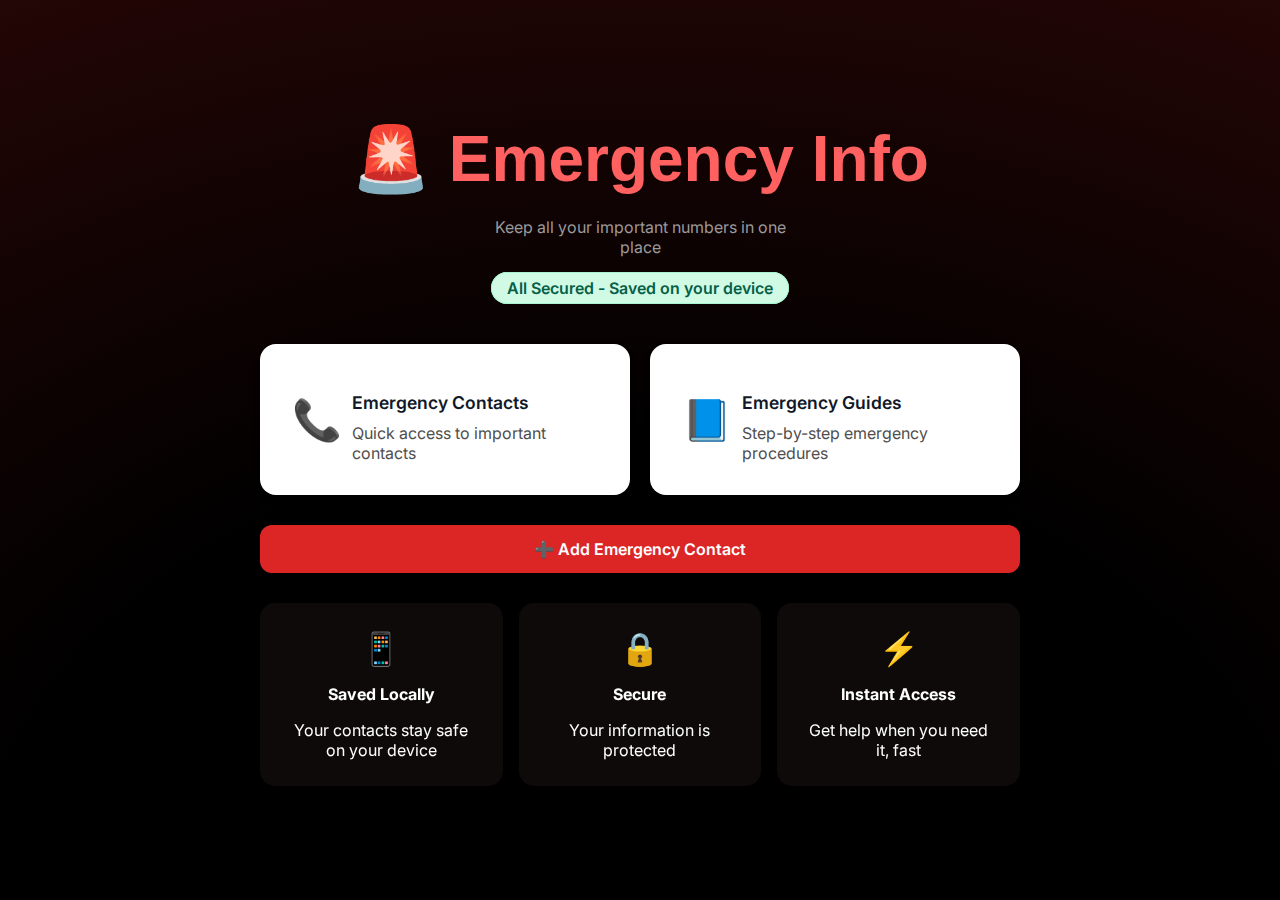
<file: index.html>
<!DOCTYPE html>
<html lang="en">
  <head>
    <meta charset="UTF-8" />
    <meta name="viewport" content="width=device-width, initial-scale=1.0" />
    <title>Emerygency info</title>
    <link href="https://fonts.googleapis.com/css2?family=Inter:wght@400;500;600;700&display=swap" rel="stylesheet">
    <link rel="stylesheet" href="./style.css" />
    <link href='https://cdn.boxicons.com/3.0.3/fonts/basic/boxicons.min.css' rel='stylesheet'>
  </head>
  <body>
    <div class="container">
      <header class="header">
        <h1> 🚨 Emergency Info</h1>
        <p>Keep all your important numbers in one place</p>

        <div class="status">
          <span class="dot">All Secured - Saved on your device </span>
        </div>
      </header>

      <main class="main">
        <div class="cards">
          <div class="card">
            <div class="emoji">📞</div>
            <div class="text">
            <h2>Emergency Contacts</h2>
            <p class="card-paragraph">Quick access to important contacts</p>
            </div>
            <i class='bxr  bx-arrow-right'></i> 
              </div>

            <a href="./guidelines.html" style="text-decoration: none; color: inherit;">
              <div class="card">
                <div class="emoji">📘</div>
                <div class="text">
                <h2>Emergency Guides</h2>
                <p class="card-paragraph">Step-by-step emergency procedures</p>
                </div>
                <i class='bxr  bx-arrow-right'></i>
              </div>
            </a>
        </div>

       <a href="./add-contact.html"> <button class="add-btn">➕ Add Emergency Contact</button></a>
        <div class="info-cards">
            <div class="info-card">
                <div class="info-emoji">📱</div>
                <h3 class ="info-text">Saved Locally</h3>
                <p>Your contacts stay safe on your device</p>
            </div>

        <div class="info-card">
            <div class="info-emoji">🔒</div>
            <h3 class="info-text">Secure</h3>
            <p>Your information is protected</p>
        </div>

        <div class="info-card">
            <div class="info-emoji">⚡</div>
            <h3 class="info-text">Instant Access</h3>
            <p>Get help when you need it, fast</p>
        </div>
        </div>
      </main>
    </div>

    <script src="./app.js"></script>
  </body>
</html>
</file>
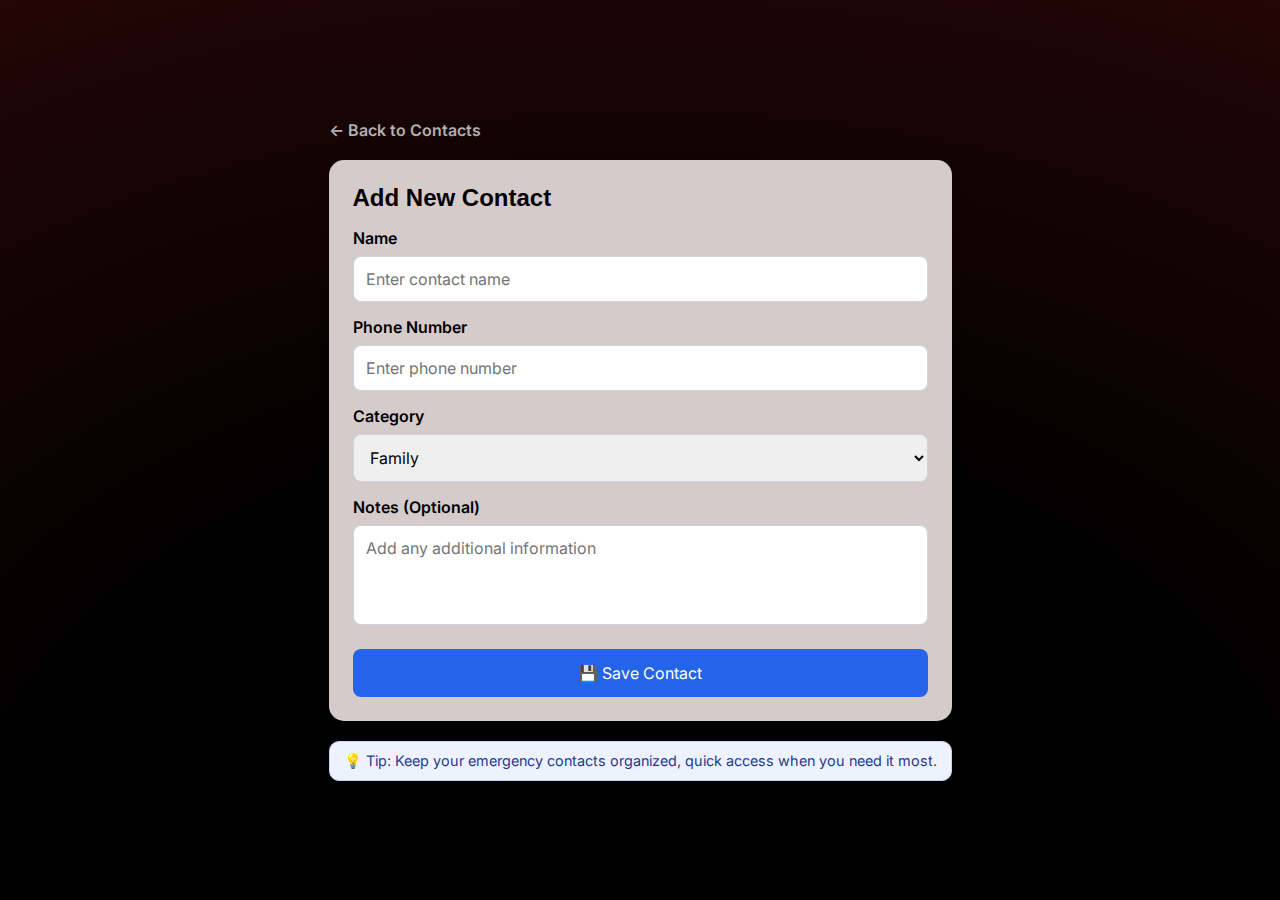
<file: add-contact.html>
<!DOCTYPE html>
 <html lang="en">
 <head>
    <meta charset="UTF-8">
    <meta name="viewport" content="width=device-width, initial-scale=1.0">
    <title>Document</title>
 </head>
 <body>
     <link rel="stylesheet" href="./style.css">
 <link href="https://fonts.googleapis.com/css2?family=Inter:wght@400;500;600;700&display=swap" rel="stylesheet">

<div class="container-contact">
    <a href="emergency-contacts.html" class="back-link">← Back to Contacts</a>
<div class="contact-container">
    <h1 class="contact-heading" style="animation: fadeIn 1s ease-out;">Add New Contact</h1>

    <form id="contactForm" class="contact-form" style="animation: fadeIn 1.2s ease-out;">
        <label for="name">Name</label>
        <input type="text" id="name" placeholder="Enter contact name" required /> 


        <label for="phone">Phone Number</label>
        <input type="tel" id="phone" placeholder="Enter phone number" required /> 

        <label for="category">Category</label>
        <select id="category">
        <option value="family">Family</option>
      <option value="medical">Medical</option>
      <option value="friends"> Friends</option>
      <option value="work">Work</option>
      <option value="emergency">Emergency Services</option>
      <option value="other">Other</option>
        </select>

        <label for="note">Notes (Optional)</label>

        <textarea id="note" placeholder="Add any additional information"></textarea>

    <button type="submit" class="save-btn">💾 Save Contact</button>
    </form>
</div>

 <div class="tip">
    💡 Tip: Keep your emergency contacts organized, quick access when you need it most.
  </div>
</div>

<div id="toast" class="toast">Contact saved successfully!</div>

 <script src="./app.js"></script>
 </body>
 </html>
</file>
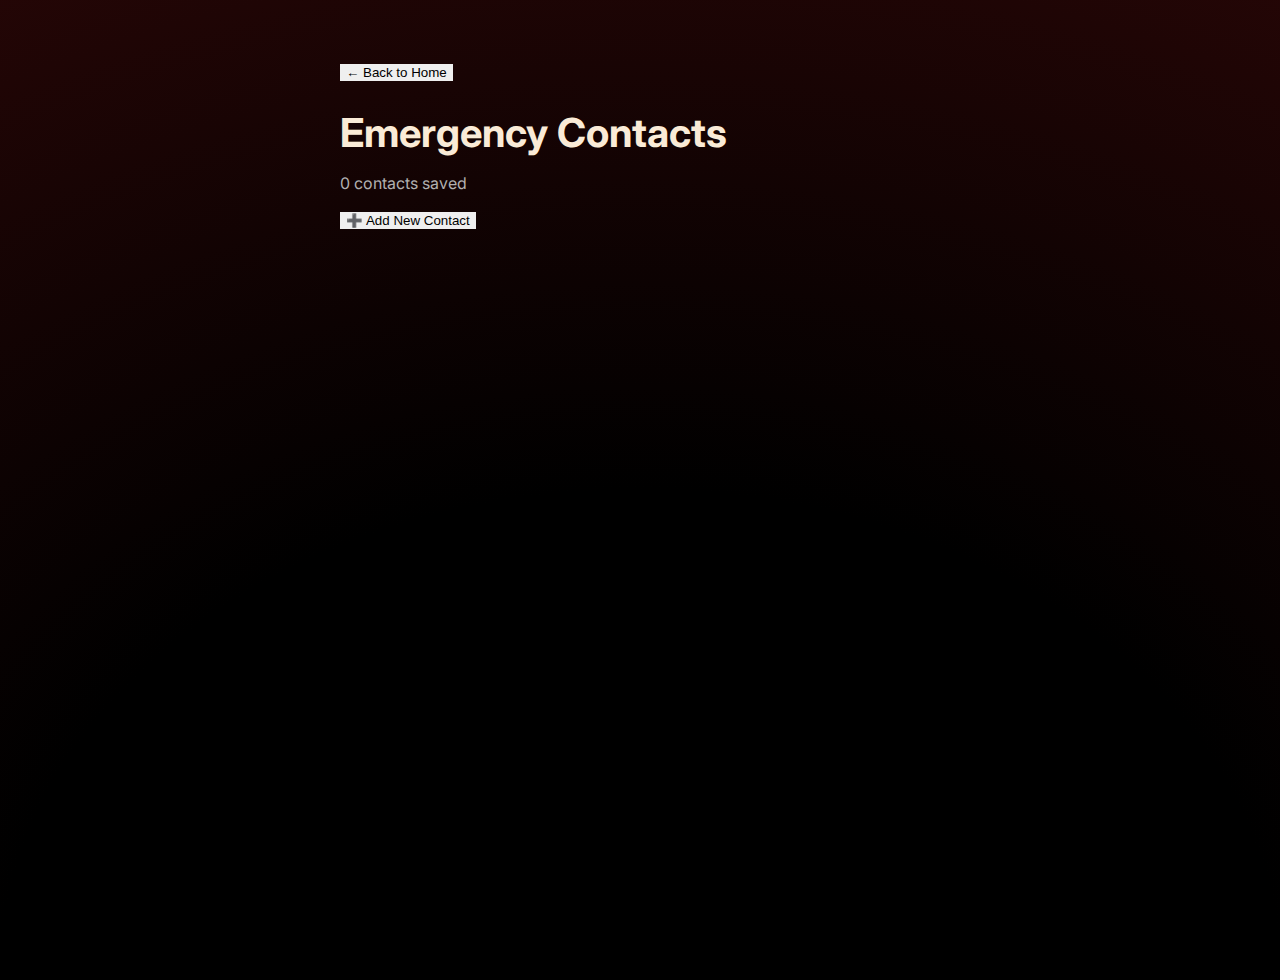
<file: emergency-contacts.html>
<!DOCTYPE html>
<html lang="en">
<head>
    <meta charset="UTF-8">
    <meta name="viewport" content="width=device-width, initial-scale=1.0">
    <title>Emergency Contacts</title>
    <!-- <link rel="stylesheet" href="./style.css"> -->
    <link rel="stylesheet" href="emergency.css">
    <link href="https://fonts.googleapis.com/css2?family=Inter:wght@400;500;600;700&display=swap" rel="stylesheet">
</head>

<body>
    <div class="container">

        <button class="back-btn">
            ← Back to Home
        </button>

        <div class="header">
            <h1>Emergency Contacts</h1>
            <p id="contact count">0 contacts saved</p>
        </div>

        <button class="add btn" > ➕ Add New Contact</button>

        <div id="contacts-list"></div>
            <!-- Contacts will be dynamically added here -->
    </div>
</body>
</html>
</file>
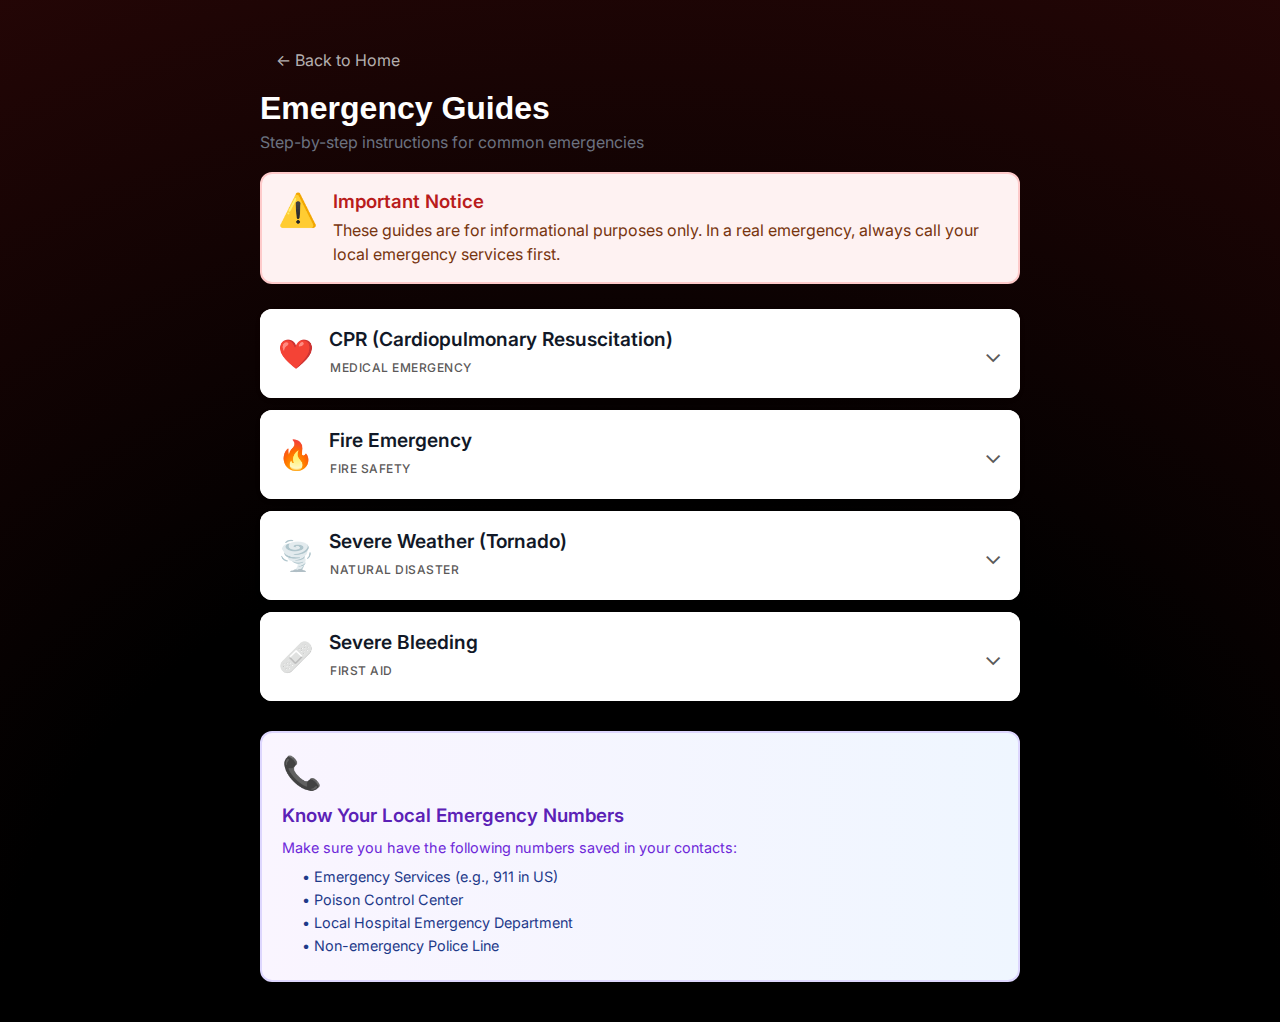
<file: guidelines.html>
<!DOCTYPE html>
<html lang="en">
<head>
    <meta charset="UTF-8">
    <meta name="viewport" content="width=device-width, initial-scale=1.0">
    <title>Emergency Guides</title>
    <link rel="stylesheet" href="./style.css">
    <link href="https://fonts.googleapis.com/css2?family=Inter:wght@400;500;600;700&display=swap" rel="stylesheet">
</head>
<body>
    <div class="container">

        <header>
        <button class="back-btn" >← Back to Home</button>
        <h1>Emergency Guides</h1>
        <p class="subtitle">Step-by-step instructions for common emergencies</p>
        </header>

        <section class="notice">
            <div class="notice-icon">⚠️</div>
            <div class="notice-text">
             <h3>Important Notice</h3>
        <p>These guides are for informational purposes only. In a real emergency, always call your local emergency services first.</p>
        </div>
        </section>

         <div id="guides-list">

         </div>

         <section class="reminder"> 
            <div class="reminder-icon">📞</div>

         <h3>Know Your Local Emergency Numbers</h3>
        <p>Make sure you have the following numbers saved in your contacts:</p>
        <ul>
          <li>• Emergency Services (e.g., 911 in US)</li>
          <li>• Poison Control Center</li>
          <li>• Local Hospital Emergency Department</li>
          <li>• Non-emergency Police Line</li>
        </ul>
    </div>
    </section>


    <script src="./app.js"></script>
</body>
</html>
</file>
<file: style.css>
* {
  margin: 0;
  padding: 0;
  box-sizing: border-box;
  font-family: 'Inter', -apple-system, BlinkMacSystemFont, 'Segoe UI', Roboto, sans-serif;
}
 

body {
  background: radial-gradient(125% 125% at 50% 100%, #000000 40%, #2b0707 100%);
  color: #fff;
  display: flex;
  justify-content: center;
  align-items: center;
  min-height: 100vh;
  position: relative;
  z-index: 0;
}

.container {
  max-width: 800px;
  width: 100%;
  padding: 20px;
}

a {
  text-decoration: none;
  color: inherit;
}
.header {
      max-width: 380px;
      margin: 0 auto;
      border-radius: 16px;
      padding: 28px 24px;
      text-align: center;
      animation: fadeIn 1s ease-out;
}



.header h1 {
    color: #ff6060;
  font-size: 4rem;
   font-weight: 700;
   margin-bottom: 20px;
   white-space: nowrap;
   display: flex;
  justify-content: center;
}

.header p {
    color: #9b9a9a;
   margin-bottom: 15px;
}

.status {
  display: inline-flex;
  align-items: center;
   background: #d1fae5;
   justify-content: center;
  color: #065f46;
   font-weight: 600;
  padding: 6px 16px;
  border-radius: 30px;
  margin-bottom: 12px;
  font-size: 1rem;
    box-shadow: inset 0 0 0 1px #a7f3d0;
}

.cards {
  display: grid;
  grid-template-columns: repeat(auto-fit, minmax(300px, 1fr));
  gap: 20px;
  margin-bottom: 20px;
  width: 100%;
  animation: fadeIn 1.2s ease-out;
}

  .card {
  background-color: #ffffff;
  padding: 2rem;
  border-radius: 1rem;
  box-shadow: 0 4px 10px rgba(0, 0, 0, 0.05);
  transition: all 0.3s ease;
  transform: translateY(0);
  display: flex;
  align-items: center;
}

.card:hover {
  transform: translateY(-5px);
  box-shadow: 0 7px 15px rgba(255, 255, 255, 0.1);
}

 .emoji {
  font-size: 2.5rem;
  margin-right: 10px;

}

.text {
  flex: 1;
  margin-top: 1rem;

}

 h2 {
  font-size: 1.1rem;
    font-weight: 600;
  color: #111827;
}

.card-paragraph {
  color: #504e4e;
  margin-top: 10px;
}

.bxr {
  margin-top: 8px;
  font-size: 2rem;
  color: #000000;
  transition: transform 0.6s ease, color 0.3s ease;
}

 .bxr:hover {
  transform: translateX(20px);
  color: #b91c1c;
}

.add-btn {
  width: 100%;
  background-color: #dc2626;
  color: white;
  border: none;
  font-weight: 600;
  border-radius: 12px;
  padding: 14px;
  cursor: pointer;
  font-size: 1rem;
   transition: 0.3s ease;
  margin: 10px 0 30px;
    padding: 14px;
  animation: popOut 1.6s ease-out;
}

@keyframes popOut {
  0% {
    transform: scale(0.8);
    opacity: 0;
  }
  50% {
    transform: scale(1.1);
    opacity: 1;
  }
  100% {
    transform: scale(1);
    opacity: 1;
  }
}

.add-btn:hover {
  background: #b91c1c;
  transform: translateY(-5px);
}

.info-cards {
  display: grid;
  grid-template-columns:  repeat(auto-fit, minmax(220px, 1fr));
  gap: 16px;
  animation: fadeIn 1.4s ease-out;
}


.info-card {
   background: rgba(27, 20, 20, 0.5);
backdrop-filter: blur(16px);
  border-radius: 15px;
  padding: 26px;
  text-align: center;
  box-shadow: 0 2px 10px rgba(0, 0, 0, 0.05);
  margin-bottom: 20px;
}

.info-emoji {
  font-size: 2rem;
  margin-bottom: 1rem;
}

.info-text {
  font-size: 1rem;
  margin-bottom: 1rem;
}

.contact-container {
  width: 100%;
  margin: 20px 0;
  background: #d6cbcb;
  color: black;
  padding: 1.5rem;
  border-radius: 15px;
  box-shadow: 0 4px 15px rgba(0,0,0,0.05);
  font-family: "Inter", sans-serif;
  animation: fadeIn 1s ease-out;
}

.contact-heading {
  font-size: 1.5rem;
  font-weight: 700;
  margin-bottom: 1rem;
}

@keyframes fadeIn {
  from {
    opacity: 0;
    transform: translateY(20px);
  }
  to { opacity: 1;
    transform: translateY(0);
  }
}


.back-link {
  display: block;
  margin: 0 0 1rem 0;
  text-decoration: none;
   color: rgb(180, 175, 175);
   text-decoration: none;
  font-weight: 600;
  transition: color 0.3s ease;
  animation: fadeIn 0.8s ease-out;
}
.back-link:hover {
  color: rgb(102, 90, 90);
}

.contact-form label {
  display: block;
  font-weight: 600;
  margin: 15px 0 8px;
}

.contact-form input,
.contact-form select,
.contact-form textarea {
  width: 100%;
  padding: 12px;
  border: 1px solid #d1d5db;
  border-radius: 8px;
  font-size: 1rem;
  outline: none;
  transition: border-color 0.3s;
  resize: none;
}

.contact-form input:focus,
.contact-form select:focus,
.contact-form textarea:focus {
  border-color: #250b0b5b;
}

.contact-form textarea {
  height: 100px;
}

#category {
  transition: all 0.3s ease;
}

#category:focus {
  border-color: #f57a7a;
  outline: none;
  background-color:   #ffffff;
  color: #000000;
}

#category option {
  color: #000000;
  padding: 8px 12px;
  border: none;
}

.save-btn {
  margin-top: 20px;
  background: #2563eb;
  color: #fff;
  border: none;
  padding: 14px;
  width: 100%;
  border-radius: 8px;
  font-size: 1rem;
  cursor: pointer;
  transition: background0.3s;
}
.save-btn:hover { background: #1e40af; }


.tip {
  background: #eef2ff;
  color: #1e3a8a;
  font-size: 0.9rem;
  padding: 10px 14px;
  border-radius: 10px;
  border: 1px solid #c7d2fe;
  text-align: left;
  box-sizing: border-box;
  margin: 0;
}


.guide-list {
  background: white;
  border-radius: 12px;
  margin-bottom: 16px;
  transition: all 0.3s ease;
}


.guide-header {
  display: flex;
  justify-content: space-between;
  align-items: center;
  padding: 20px;
  cursor: pointer;
  background-color: white;
  color: rgb(92, 89, 89);
  transition: 0.3s ease;
}


.guide-info {
  display: flex;
  align-items: center;
  gap: 16px;
}

.icon {
  font-size: 2rem;
}

.guide-info h3 {
  margin: 0;
  font-size: 1.2rem;
  font-weight: 600;
}

.category {
  margin: 4px 0 0 0;
  font-size: 0.9rem;
  padding: 4px 12px;
  border-radius: 20px;
  font-weight: 500;
  text-transform: uppercase;
  letter-spacing: 0.5px;
}

.arrow {
  font-size: 1.5rem;
  transition: transform 0.3s ease;
}

.arrow.rotate {
  transform: rotate(180deg);
}

.steps {
  display: none;
  padding: 20px;
  background: #f8fafc;
  border-top: 1px solid #e2e8f0;
}

.steps ol {
  margin: 0;
  padding-left: 20px;
}

.steps li {
  margin-bottom: 8px;
  line-height: 1.5;
  color: #374151;
}

.back-btn {
  /* background: #ffffff; */
  color:   rgb(180, 175, 175);;
  border: none;
  padding: 10px 16px;
  border-radius: 8px;
  cursor: pointer;
  font-size: 1rem;
  margin-bottom: 16px;
  transition: 0.3s ease;
}

.back-btn:hover {
  transform: translateX(-3px);
}


.notice {
  background: #f8efc9;
  border: 1px solid #f59e0b;
  border-radius: 12px;
  padding: 20px;
  margin-bottom: 24px;
  display: flex;
  align-items: flex-start;
  gap: 16px;
}

.notice-icon {
  font-size: 2rem;
}

.notice-text h3 {
  margin: 0 0 8px 0;
  color: #92400e;
  font-weight: 600;
}

.notice-text p {
  margin: 0;
  color: #78350f;
  line-height: 1.5;
}

.reminder {
  background: #dbeafe;
  border: 1px solid #3b82f6;
  border-radius: 12px;
  padding: 20px;
  margin-top: 24px;
}

.reminder-icon {
  font-size: 2rem;
  margin-bottom: 12px;
}

.reminder h3 {
  margin: 0 0 12px 0;
  color: #1e40af;
  font-weight: 600;
}

.reminder p {
  margin: 0 0 12px 0;
  color: #1e3a8a;
}

.reminder ul {
  text-align: left;
  display: inline-block;
  margin: 0;
  padding-left: 20px;
}

.reminder li {
  margin-bottom: 6px;
  color: #1e3a8a;
}

.contacts-list {
  display: flex;
  flex-direction: column;
  gap: 16px;
  animation: fadeIn 1.2s ease-out;
}

.contact-card {
  background: rgba(255, 255, 255, 0.9);
  border-radius: 12px;
  padding: 20px;
  box-shadow: 0 2px 10px rgba(0, 0, 0, 0.1);
  display: flex;
  justify-content: space-between;
  align-items: center;
  transition: all 0.3s ease;
  opacity: 0;
  transform: translateY(20px);
}

.contact-card:hover {
  transform: translateY(-5px);
  box-shadow: 0 6px 20px rgba(0, 0, 0, 0.15);
}

.contact-info h3 {
  margin: 0 0 8px 0;
  font-size: 1.2rem;
  font-weight: 600;
  color: #111827;
}

.contact-info p {
  margin: 4px 0;
  color: #6b7280;
  font-size: 0.9rem;
}

.call-btn {
  background: #dc2626;
  color: white;
  border: none;
  padding: 10px 16px;
  border-radius: 8px;
  cursor: pointer;
  font-size: 0.9rem;
  font-weight: 600;
  transition: background 0.3s ease;
}

.call-btn:hover {
  background: #b91c1c;
}

body {
      font-family: 'Inter', sans-serif;
      margin: 0;
      padding: 20px;
}

.container-contact {
  max-width: 900px;
  margin: auto;
  padding: 20px;
}

header {
  margin-bottom: 20px;
}

.back-btn {
  background: none;
  border: none;
  cursor: pointer;
  font-size: 1rem;
  margin-bottom: 10px;
}


h1 {
  font-family: 'Poppins', sans-serif;
  margin-bottom: 5px;
}

.subtitle {
  color: #6b7280;
  margin-bottom: 20px;
}

.notice {
  display: flex;
  gap: 15px;
  background: #fef2f2;
  color:  #6b7280;
  border: 2px solid #fecaca;
  border-radius: 12px;
  padding: 16px;
  margin-bottom: 25px;
}

.notice h3 {
  color: #b91c1c;
  margin-bottom: 5px;
}

.guide {
  background: white;
  border-radius: 12px;
  box-shadow: 0 2px 6px rgba(0,0,0,0.05);
  margin-bottom: 12px;
  overflow: hidden;
  transition: box-shadow 0.3s ease, opacity 0.5s ease, transform 0.5s ease;
  opacity: 0;
  transform: translateY(20px);
}

#guides-list .guide-info h3 {
  margin: 0;
  font-size: 1.2rem;
  font-weight: 600;
 color: #111827;
}

.guide:hover {
  box-shadow: 0 6px 15px rgba(0,0,0,0.08);
}

.guide-header {
  display: flex;
  justify-content: space-between;
  align-items: center;
  padding: 18px;
  cursor: pointer;
  transition: 0.3s ease;
}

.guide-header:hover {
  background: #f9fafb;
}

.guide-info {
  display: flex;
  align-items: center;
  gap: 15px;
}

.guide-info .icon {
  font-size: 1.8rem;
}

.category {
  padding: 5px 1px;
  display: inline-block;
  font-size: 0.75rem;
  font-weight: 500;
}

.reminder {
  gap: 15px;
  background: linear-gradient(to right, #faf5ff, #eff6ff);
  border: 2px solid #ddd6fe;
  border-radius: 12px;
  padding: 20px;
  margin-top: 30px;
}

.reminder h3 {
  color: #5b21b6;
}

.reminder p, .reminder ul {
  color: #6d28d9;
  font-size: 0.9rem;
  list-style-type: none;
}

/* Toast notification styles */
.toast {
  position: fixed;
  top: 20px;
  right: 20px;
  background-color: #63eb68;
  color: rgb(15, 14, 14);
  padding: 16px 20px;
  border-radius: 8px;
  box-shadow: 0 4px 12px rgba(0, 0, 0, 0.3);
  font-size: 1rem;
  font-weight: 500;
  opacity: 0;
  transform: translateY(-100%);
  transition: all 0.3s ease;
  z-index: 1000;
}

.toast.show {
  opacity: 1;
  transform: translateY(0);
}

/* Error toast with shake animation */
.error-toast {
  background-color: #f05555;
  color: #ffffff;
  animation: shake 0.5s ease-in-out;
}

.error-toast.show {
  opacity: 1;
  transform: translateY(0);
  animation: shake 0.5s ease-in-out;
}

@keyframes shake {
  0%, 100% {
    transform: translateX(0);
  }
  10%, 30%, 50%, 70%, 90% {
    transform: translateX(-10px);
  }
  20%, 40%, 60%, 80% {
    transform: translateX(10px);
  }
}

@media (max-width: 768px) {
  .container {
    padding: 15px;
  }

  .header {
    max-width: 100%;
    padding: 20px 16px;
  }

  .header h1 {
    font-size: 3rem;
  }

  .cards {
    grid-template-columns: 1fr;
    gap: 15px;
  }

  .info-cards {
    grid-template-columns: 1fr;
    gap: 12px;
  }

  .card {
    padding: 1.5rem;
  }

  .info-card {
    padding: 20px;
  }
}

@media (max-width: 480px) {
  .container {
    padding: 10px;
  }

  .header {
    padding: 16px 12px;
  }

  .header h1 {
    font-size: 2.5rem;
  }

  .header p {
    font-size: 0.9rem;
  }

  .status {
    font-size: 0.9rem;
    padding: 5px 12px;
  }

  .cards {
    gap: 10px;
  }

  .card {
    padding: 1rem;
  }

  .emoji {
    font-size: 2rem;
  }

  h2 {
    font-size: 1rem;
  }

  .card-paragraph {
    font-size: 0.9rem;
  }

  .bxr {
    font-size: 1.5rem;
  }

  .add-btn {
    padding: 12px;
    font-size: 0.9rem;
  }

  .info-cards {
    gap: 10px;
  }

  .info-card {
    padding: 16px;
  }

  .info-emoji {
    font-size: 1.5rem;
  }

  .info-text {
    font-size: 0.9rem;
  }
}
</file>
<file: emergency.css>
body {
      font-family: 'Inter', sans-serif;
      color: antiquewhite;
      margin: 0;
      padding: 40px 16px;
        background: radial-gradient(125% 125% at 50% 100%, #000000 40%, #2b0707 100%);
        min-height: 100vh;
    }

    .container {
        max-width: 600px;
        margin: 0 auto;
       padding: 24px; 
       border-radius: 16px;
    }

    h1 {
        font-size: 2.5rem;
        margin-bottom: 8px;
        font-weight: 700;
    }

    p {
        color: #b1b0b0;
    }

    button {
        cursor: pointer;
        border: none;
        outline: none;
    }

     .back-btn {
      display: flex;
      align-items: center;
      gap: 6px;
      margin-bottom: 16px;
    }

    .back-btn:hover {
      text-decoration: underline;
    }

    .add-btn {
      width: 100%;
      background-color: #dc2626;
      color: #fff;
      border-radius: 12px;
      padding: 16px 50px;
      margin-bottom: 24px;
      font-size: 16px;
      display: flex;
      justify-content: center;
      align-items: center;
      gap: 8px;
      transition: background 0.3s;
    }

    .add-btn:hover {
      background-color: #b91c1c;
    }
</file>
